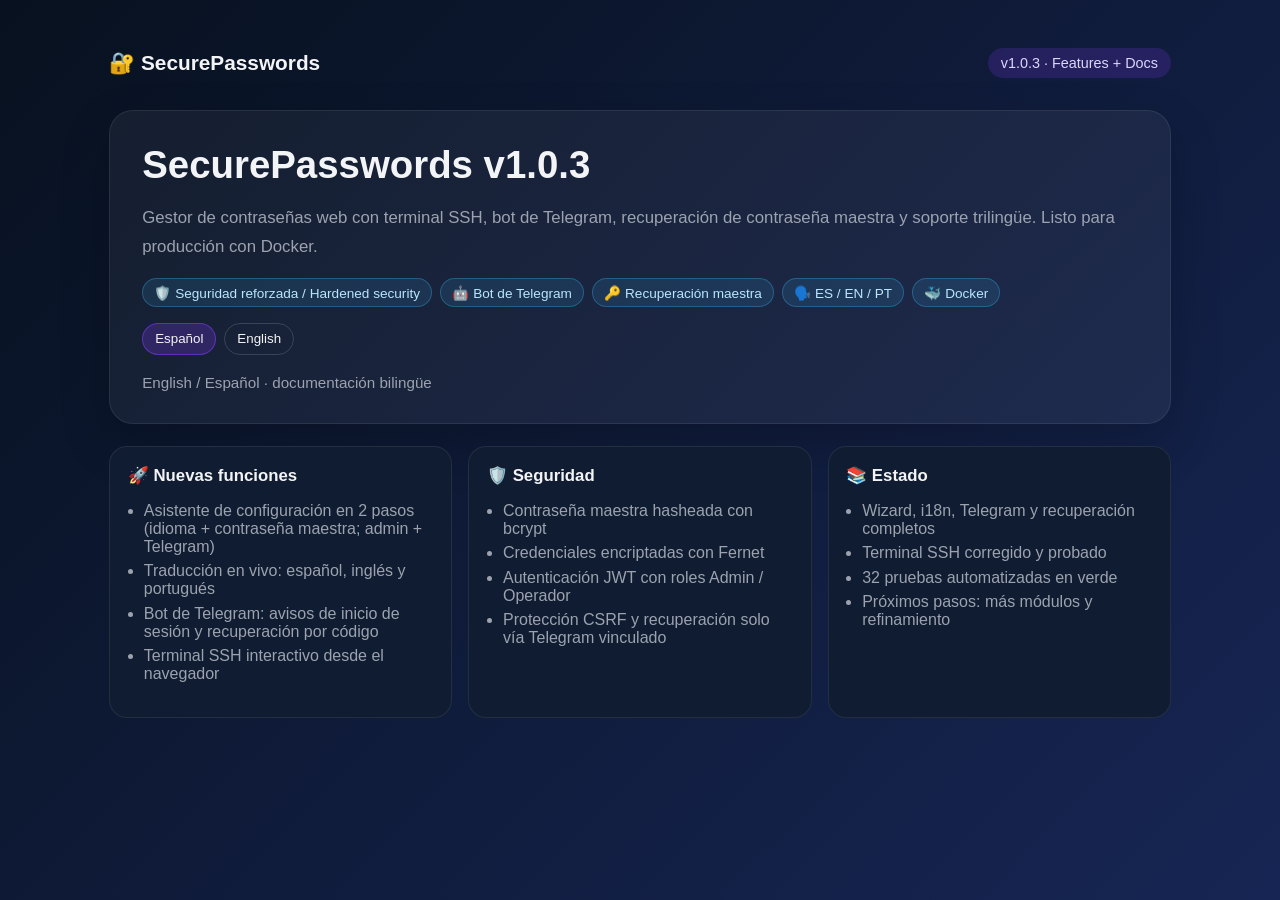
<file: docs/index.html>
<!DOCTYPE html>
<html lang="es">
<head>
  <meta charset="UTF-8" />
  <meta name="viewport" content="width=device-width, initial-scale=1.0" />
  <title>SecurePasswords | Docs</title>
  <style>
    :root {
      color-scheme: dark;
      --bg: #07111f;
      --panel: #101c31;
      --text: #f3f4f6;
      --muted: #9ca3af;
      --accent: #7c3aed;
      --accent-2: #38bdf8;
    }
    * { box-sizing: border-box; }
    body {
      margin: 0;
      font-family: Inter, Arial, sans-serif;
      background: linear-gradient(135deg, var(--bg), #172554);
      color: var(--text);
      min-height: 100vh;
    }
    .container { max-width: 1100px; margin: 0 auto; padding: 2rem 1.2rem 4rem; }
    header {
      display: flex; justify-content: space-between; align-items: center; gap: 1rem; flex-wrap: wrap;
      padding: 1rem 0 2rem;
    }
    .brand { font-size: 1.3rem; font-weight: 700; }
    .pill { display:inline-block; padding: .45rem .8rem; border-radius: 999px; background: rgba(124,58,237,.2); color: #ddd6fe; font-size: .9rem; }
    .hero { background: rgba(255,255,255,.05); border: 1px solid rgba(255,255,255,.08); border-radius: 24px; padding: 2rem; box-shadow: 0 20px 50px rgba(0,0,0,.2); }
    .hero h1 { font-size: clamp(2rem, 3vw, 2.8rem); margin: 0 0 .8rem; }
    .hero p { color: var(--muted); font-size: 1.05rem; line-height: 1.7; }
    .lang-switch { display: flex; gap: .5rem; margin-top: 1rem; }
    .lang-switch button { border: 1px solid rgba(255,255,255,.15); background: transparent; color: var(--text); border-radius: 999px; padding: .45rem .75rem; cursor: pointer; }
    .lang-switch button.active { background: rgba(124,58,237,.25); border-color: rgba(124,58,237,.6); }
    .grid { display: grid; grid-template-columns: repeat(auto-fit, minmax(250px, 1fr)); gap: 1rem; margin-top: 1.4rem; }
    .card { background: var(--panel); border-radius: 18px; padding: 1.1rem; border: 1px solid rgba(255,255,255,.08); }
    .card h2 { margin-top: 0; font-size: 1.05rem; }
    .card ul { padding-left: 1rem; color: var(--muted); }
    .card li { margin-bottom: .4rem; }
    .card code { color: #e9d5ff; }
    .lang { margin-top: 1.2rem; color: var(--muted); font-size: .95rem; }
    a { color: #93c5fd; }
    .badges { display: flex; gap: .5rem; flex-wrap: wrap; margin-top: 1rem; }
    .badge { background: rgba(56,189,248,.12); border: 1px solid rgba(56,189,248,.3); color: #bae6fd; border-radius: 999px; padding: .35rem .7rem; font-size: .85rem; }
    :not(body)[data-lang="en"] { display: none; }
    body[data-lang="en"] [data-lang="es"] { display: none; }
    body[data-lang="en"] [data-lang="en"] { display: block; }
  </style>
</head>
<body>
  <div class="container">
    <header>
      <div class="brand">🔐 SecurePasswords</div>
      <span class="pill">v1.0.3 · Features + Docs</span>
    </header>

    <section class="hero">
      <h1 data-lang="es">SecurePasswords v1.0.3</h1>
      <h1 data-lang="en">SecurePasswords v1.0.3</h1>
      <p data-lang="es">Gestor de contraseñas web con terminal SSH, bot de Telegram, recuperación de contraseña maestra y soporte trilingüe. Listo para producción con Docker.</p>
      <p data-lang="en">Web password manager with an SSH terminal, Telegram bot, master password recovery, and trilingual support. Production-ready with Docker.</p>
      <div class="badges">
        <span class="badge">🛡️ Seguridad reforzada / Hardened security</span>
        <span class="badge">🤖 Bot de Telegram</span>
        <span class="badge">🔑 Recuperación maestra</span>
        <span class="badge">🗣️ ES / EN / PT</span>
        <span class="badge">🐳 Docker</span>
      </div>
      <div class="lang-switch">
        <button type="button" class="active" onclick="setLang('es')">Español</button>
        <button type="button" onclick="setLang('en')">English</button>
      </div>
      <div class="lang" data-lang="es">English / Español · documentación bilingüe</div>
      <div class="lang" data-lang="en">English / Español · bilingual documentation</div>
    </section>

    <div class="grid">
      <div class="card">
        <h2 data-lang="es">🚀 Nuevas funciones</h2>
        <h2 data-lang="en">🚀 New features</h2>
        <ul data-lang="es">
          <li>Asistente de configuración en 2 pasos (idioma + contraseña maestra; admin + Telegram)</li>
          <li>Traducción en vivo: español, inglés y portugués</li>
          <li>Bot de Telegram: avisos de inicio de sesión y recuperación por código</li>
          <li>Terminal SSH interactivo desde el navegador</li>
        </ul>
        <ul data-lang="en">
          <li>2-step setup wizard (language + master password; admin + Telegram)</li>
          <li>Live translation: Spanish, English and Portuguese</li>
          <li>Telegram bot: login alerts and code-based recovery</li>
          <li>Interactive SSH terminal in the browser</li>
        </ul>
      </div>
      <div class="card">
        <h2 data-lang="es">🛡️ Seguridad</h2>
        <h2 data-lang="en">🛡️ Security</h2>
        <ul data-lang="es">
          <li>Contraseña maestra hasheada con bcrypt</li>
          <li>Credenciales encriptadas con Fernet</li>
          <li>Autenticación JWT con roles Admin / Operador</li>
          <li>Protección CSRF y recuperación solo vía Telegram vinculado</li>
        </ul>
        <ul data-lang="en">
          <li>Master password hashed with bcrypt</li>
          <li>Credentials encrypted with Fernet</li>
          <li>JWT auth with Admin / Operator roles</li>
          <li>CSRF protection and recovery only via linked Telegram</li>
        </ul>
      </div>
      <div class="card">
        <h2 data-lang="es">📚 Estado</h2>
        <h2 data-lang="en">📚 Status</h2>
        <ul data-lang="es">
          <li>Wizard, i18n, Telegram y recuperación completos</li>
          <li>Terminal SSH corregido y probado</li>
          <li>32 pruebas automatizadas en verde</li>
          <li>Próximos pasos: más módulos y refinamiento</li>
        </ul>
        <ul data-lang="en">
          <li>Wizard, i18n, Telegram and recovery complete</li>
          <li>SSH terminal fixed and tested</li>
          <li>32 automated tests passing</li>
          <li>Next steps: more modules and refinement</li>
        </ul>
      </div>
    </div>
  </div>

  <script>
    function setLang(lang) {
      document.body.setAttribute('data-lang', lang);
      document.querySelectorAll('.lang-switch button').forEach(btn => btn.classList.toggle('active', btn.textContent.toLowerCase().includes(lang === 'es' ? 'español' : 'english')));
      try { history.replaceState(null, '', '#' + lang); } catch (e) {}
    }
    (function initLang() {
      var h = (location.hash || '').replace('#', '').toLowerCase();
      setLang(h === 'en' || h === 'pt' ? h : 'es');
    })();
    window.addEventListener('hashchange', function () {
      var h = (location.hash || '').replace('#', '').toLowerCase();
      if (h === 'en' || h === 'pt' || h === 'es') setLang(h);
    });
  </script>
</body>
</html>
</file>
